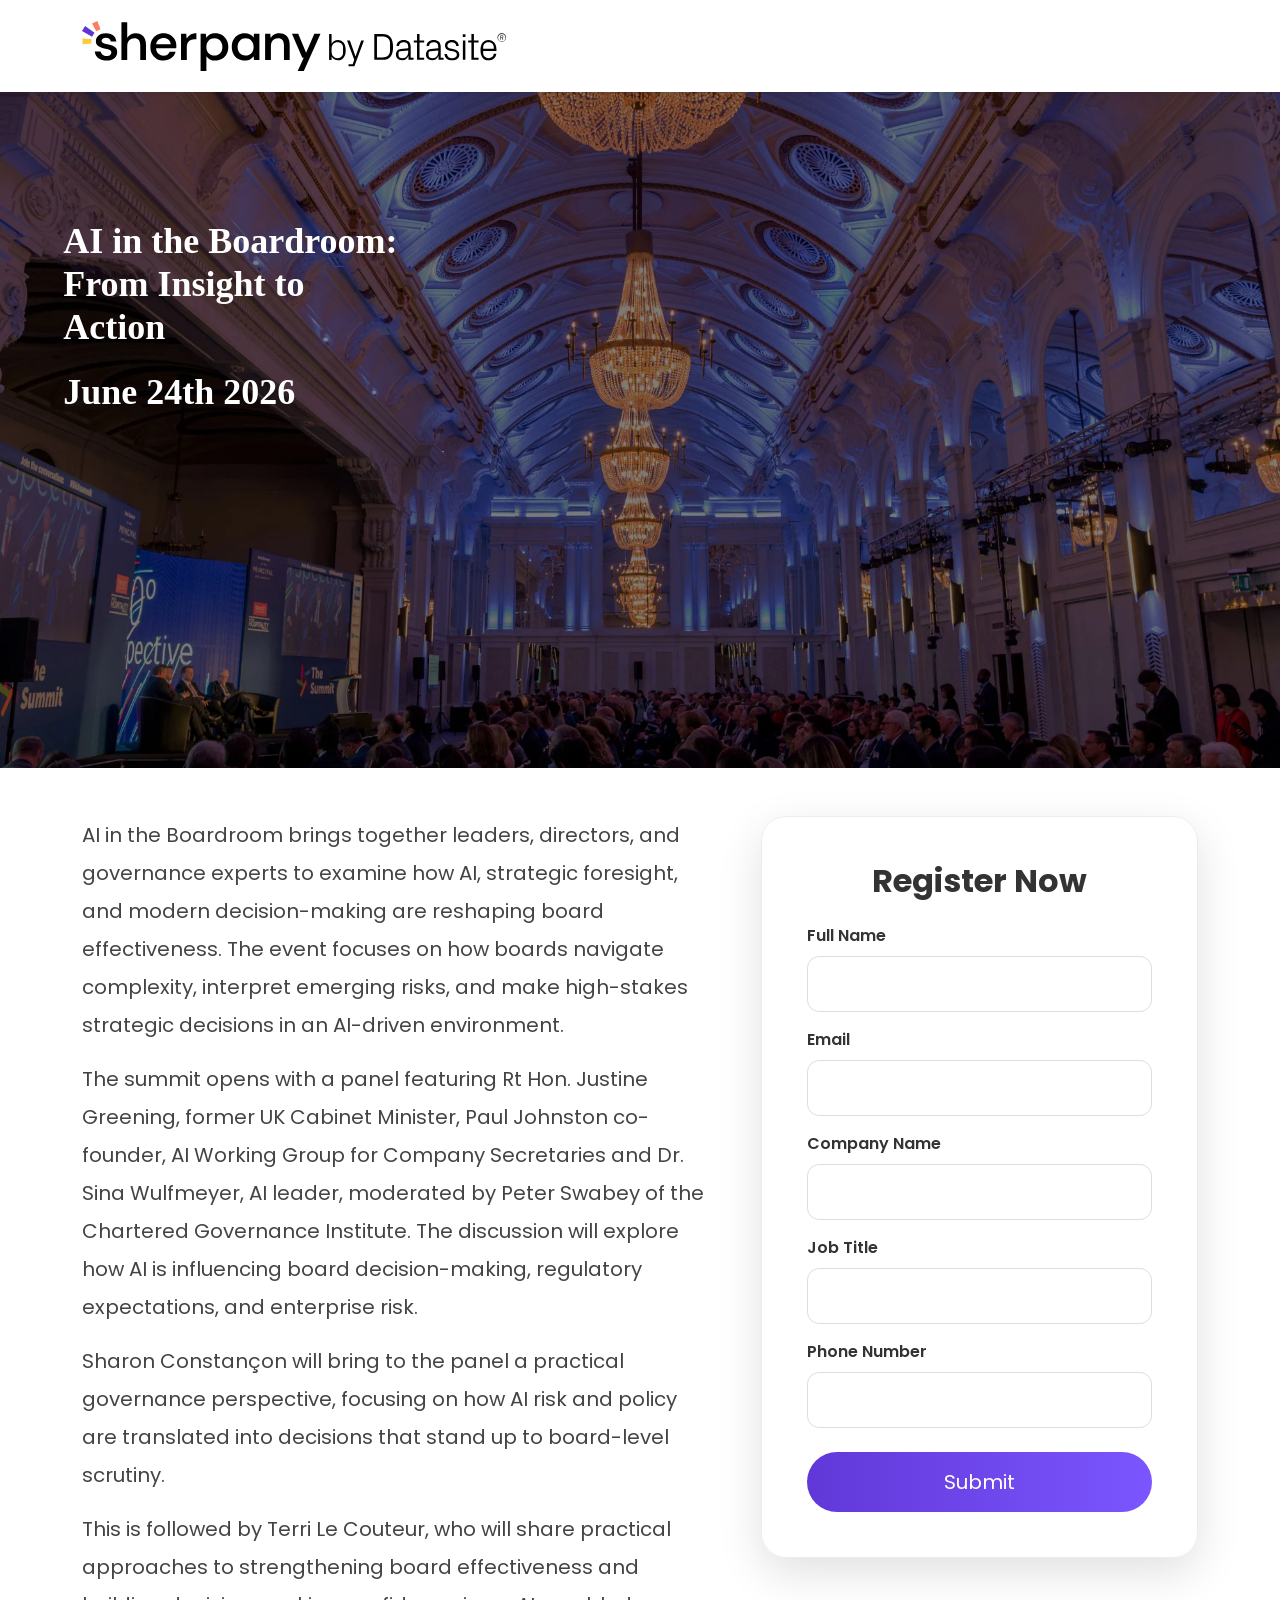
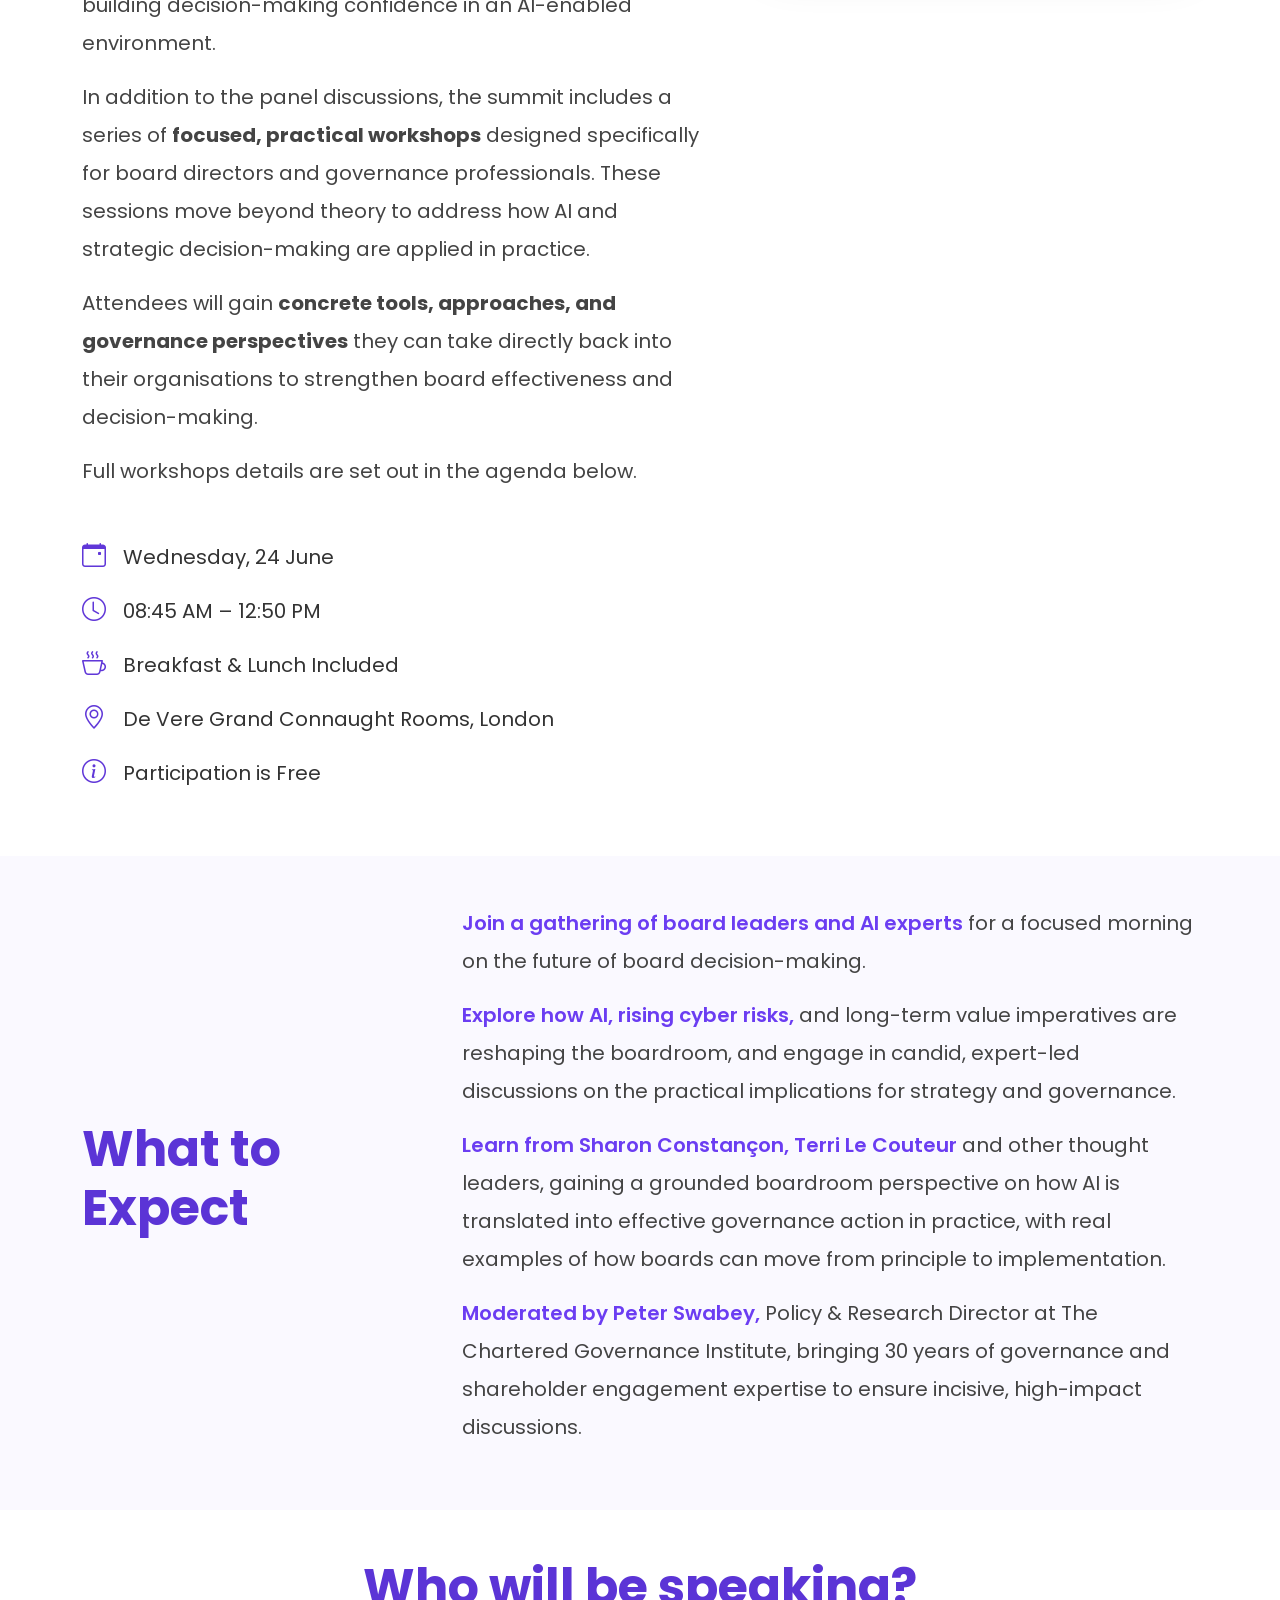
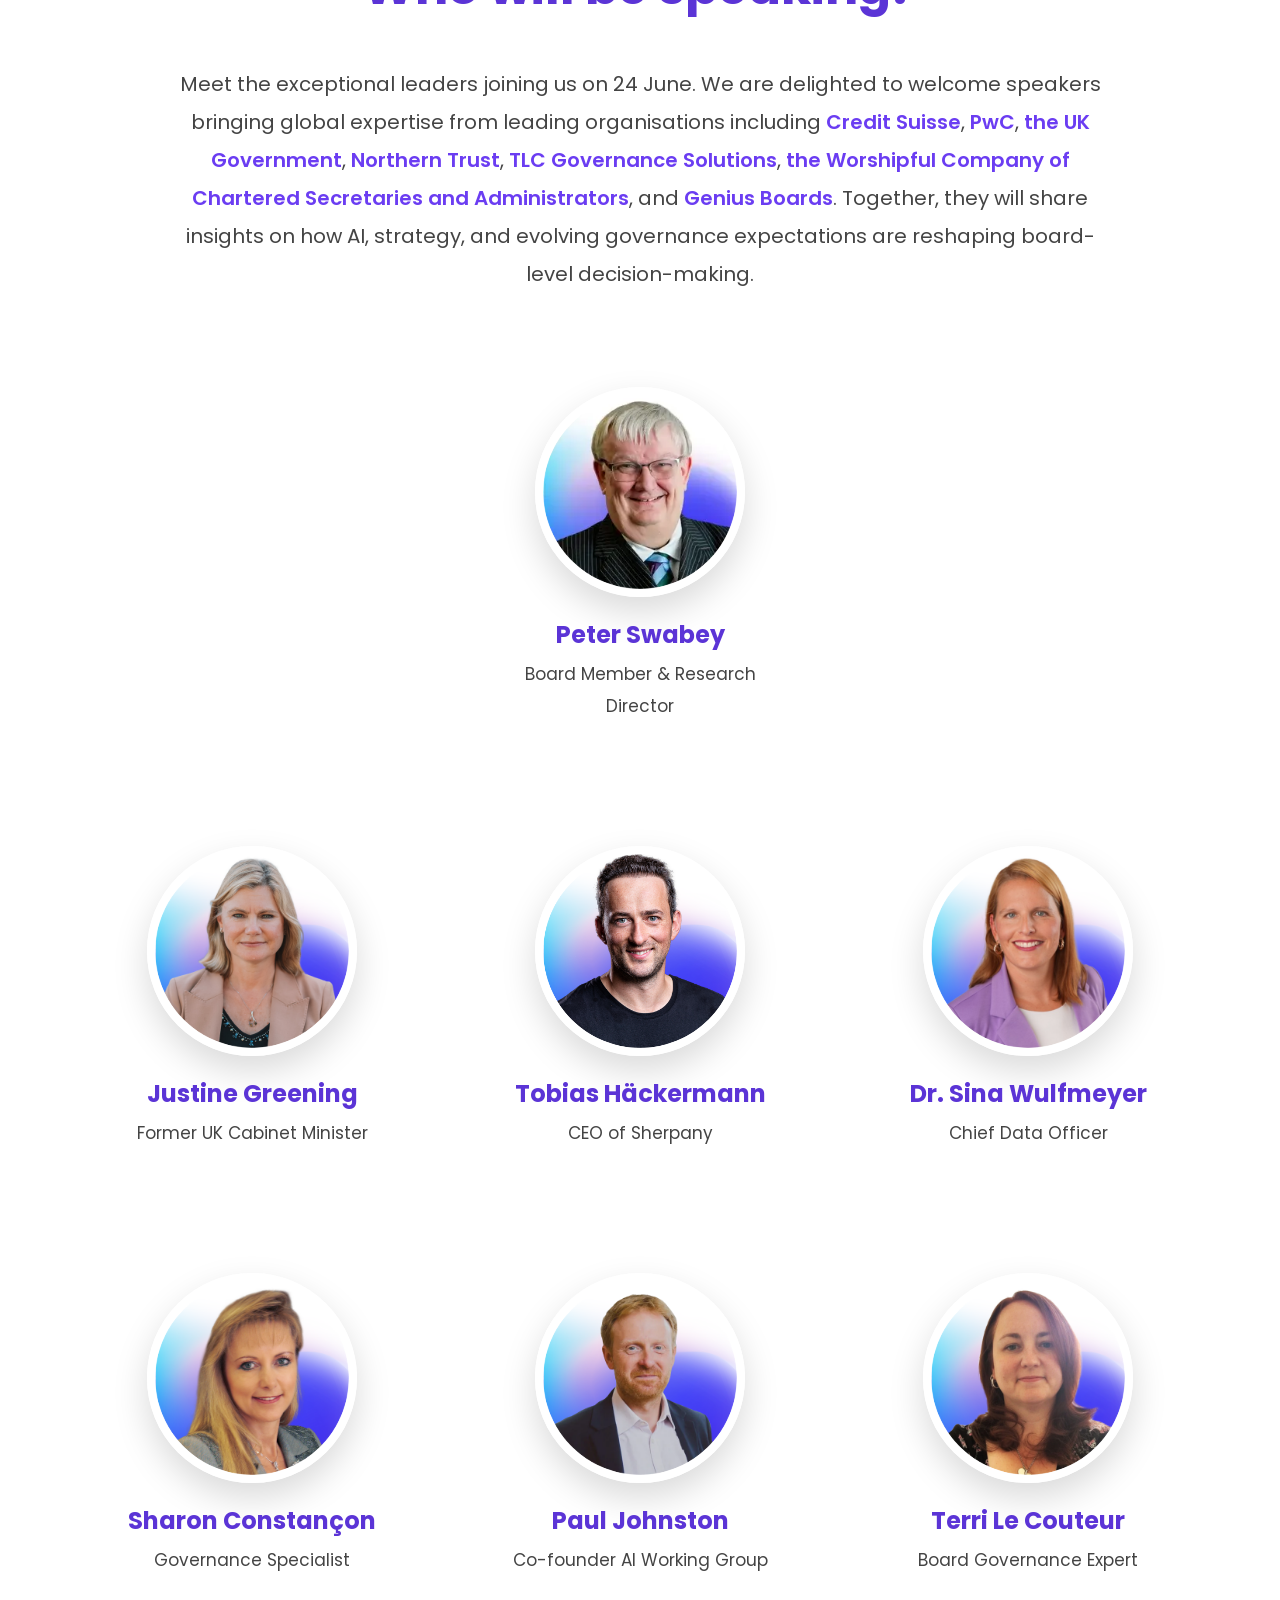
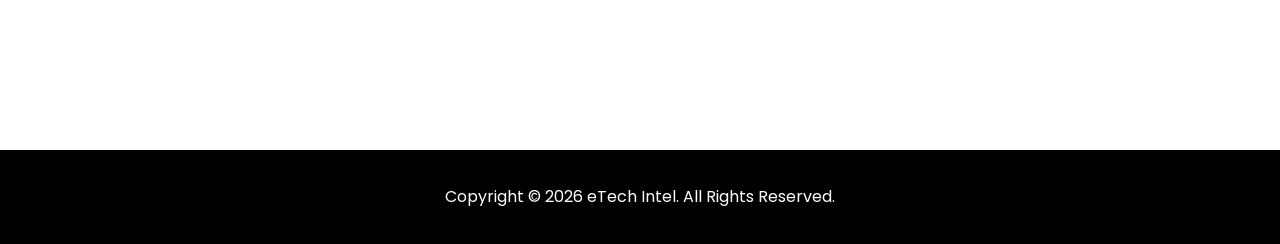
<file: index.html>
<!DOCTYPE html>
<html lang="en">

<head>
    <meta charset="UTF-8">
    <meta name="viewport" content="width=device-width, initial-scale=1.0">
    <title>AI in the Boardroom</title>

    
    <link href="https://cdn.jsdelivr.net/npm/bootstrap@5.3.3/dist/css/bootstrap.min.css" rel="stylesheet">

   
    <link rel="stylesheet"
        href="https://cdn.jsdelivr.net/npm/bootstrap-icons@1.11.3/font/bootstrap-icons.min.css">

    
    <link href="https://fonts.googleapis.com/css2?family=Poppins:wght@300;400;500;600;700&display=swap"
        rel="stylesheet">

    <link rel="stylesheet" href="style.css">
    <link href="https://unpkg.com/aos@2.3.4/dist/aos.css" rel="stylesheet">
</head>

<body>

    
<nav class="navbar navbar-light bg-white shadow-sm py-3">
    <div class="container">

        <a class="navbar-brand" href="#">
            <img src="images/logo.svg" alt="Sherpany Logo" class="logo">
        </a>

    </div>
</nav>

    
     <div class="hero-image">
<div class="hero-text">
<h1>
AI in the Boardroom:
<br>
From Insight to <br> Action
</h1><br>
<p style="line-height: 22px;"><span style="font-weight: 400; font-family: Montserrat; font-size: 36px; color: rgb(255, 255, 255);"><strong>June 24th 2026</strong></span></p>
</div>
</div>

    <section class="py-5">

        <div class="container">

            <div class="row g-5">

                

                <div class="col-lg-7" data-aos="fade-right">

                    <p>
                        AI in the Boardroom brings together leaders, directors, and governance experts to examine how AI, strategic foresight, and modern decision-making are reshaping board effectiveness. The event focuses on how boards navigate complexity, interpret emerging risks, and make high-stakes strategic decisions in an AI-driven environment.
                    </p>

                    <p>
                        The summit opens with a panel featuring Rt Hon. Justine Greening, former UK Cabinet Minister, Paul Johnston co-founder, AI Working Group for Company Secretaries and Dr. Sina Wulfmeyer, AI leader, moderated by Peter Swabey of the Chartered Governance Institute. The discussion will explore how AI is influencing board decision-making, 
                        regulatory expectations, and enterprise risk.
                    </p>

                    <p>
                        Sharon Constançon will bring to the panel a practical governance perspective, focusing on how AI risk and policy 
                        are translated into decisions that stand up to board-level scrutiny.
                    </p>

                    <p>
                        This is followed by Terri Le Couteur, who will share practical approaches to strengthening board effectiveness 
                        and building decision-making confidence in an AI-enabled environment.
                    </p>

                    <p>
                        In addition to the panel discussions, the summit includes a series of <b>focused, practical workshops</b> designed specifically for board directors and governance professionals. These sessions move 
                        beyond theory to address how AI and strategic decision-making are applied in practice.
                    </p>

                    <p>
                        Attendees will gain <b>concrete tools, approaches, and governance perspectives</b> they can take directly back into their organisations to strengthen board effectiveness and decision-making.
                    </p>

                    <p>
                        Full workshops details are set out in the agenda below.


                    </p>

                    <div class="event-info mt-5">

                        <div><i class="bi bi-calendar-event"></i> Wednesday, 24 June</div>

                        <div><i class="bi bi-clock"></i> 08:45 AM – 12:50 PM</div>

                        <div><i class="bi bi-cup-hot"></i> Breakfast & Lunch Included</div>

                        <div><i class="bi bi-geo-alt"></i> De Vere Grand Connaught Rooms, London</div>

                        <div><i class="bi bi-info-circle"></i> Participation is Free</div>

                    </div>

                </div>
                <div class="col-lg-5">

                    <div class="register-box" data-aos="fade-left">

                        <h2 class="text-center mb-4">
                            Register Now
                        </h2>

                        <form>

                            <div class="mb-3">
                                <label>Full Name</label>
                                <input type="text" class="form-control">
                            </div>

                            <div class="mb-3">
                                <label>Email</label>
                                <input type="email" class="form-control">
                            </div>

                            <div class="mb-3">
                                <label>Company Name</label>
                                <input type="text" class="form-control">
                            </div>

                            <div class="mb-3">
                                <label>Job Title</label>
                                <input type="text" class="form-control">
                            </div>

                            <div class="mb-4">
                                <label>Phone Number</label>
                                <input type="text" class="form-control">
                            </div>

                            <button class="btn submit-btn w-100">
                                Submit
                            </button>

                        </form>

                    </div>

                </div>

            </div>

        </div>

    </section>

    <section class="expect py-5">

        <div class="container">

            <div class="row align-items-center">

                <div class="col-lg-4">

                    <h2 class="section-title">
                        What to <br>Expect
                    </h2>

                </div>

                <div class="col-lg-8">
                    <p>
                    <span class="highlight">
        Join a gathering of board leaders and AI experts
    </span> for a focused morning on the future of board decision-making.</p>  

                    <p><span class="highlight">Explore how AI, rising cyber risks,</span> and long-term value imperatives are reshaping the boardroom, and engage in candid, expert-led discussions on the practical implications for strategy and governance.</p>

                    <p><span class="highlight">Learn from Sharon Constançon, Terri Le Couteur</span> and other thought leaders, gaining a grounded boardroom perspective on how AI is translated into effective governance action in practice, with real examples of how boards can move from principle to implementation.</p>

                    <p><span class="highlight">Moderated by Peter Swabey, </span>Policy & Research Director at The Chartered Governance Institute, bringing 30 years of governance and shareholder engagement expertise to ensure incisive, high-impact discussions.</p>


                </div>

            </div>

        </div>

    </section>

    <section class="py-5">

    <div class="container">

        <h2 class="text-center section-title mb-5">
            Who will be speaking?
        </h2>
        
        <div class="row justify-content-center mb-5">
            <div class="col-lg-10">

                <p class="speaker-intro text-center">

                    Meet the exceptional leaders joining us on 24 June. We are delighted to welcome speakers bringing global expertise from leading organisations including
                    <span class="highlight">Credit Suisse</span>,
                    <span class="highlight">PwC</span>,
                    <span class="highlight">the UK Government</span>,
                    <span class="highlight">Northern Trust</span>,
                    <span class="highlight">TLC Governance Solutions</span>,
                    <span class="highlight">the Worshipful Company of Chartered Secretaries and Administrators</span>,
                    and
                    <span class="highlight">Genius Boards</span>.

                    Together, they will share insights on how AI, strategy, and evolving governance expectations are reshaping board-level decision-making.

                </p>

            </div>
        </div>

        <div class="row justify-content-center mb-5">

            <div class="col-lg-4 col-md-6 text-center">

                <div class="speaker-card">

                    <img src="images/785788ad-mkt-2088-purple-pic-1.webp"
                        class="img-fluid rounded-circle speaker-img">

                    <h4 class="mt-4">Peter Swabey</h4>

                    <p>Board Member & Research Director</p>

                </div>

            </div>

        </div>

        <div class="row justify-content-center text-center g-5 mb-5">

            <div class="col-lg-4 col-md-6">

                <div class="speaker-card">

                    <img src="images/020f9132-justine-purple-pic.webp"
                        class="img-fluid rounded-circle speaker-img">

                    <h4 class="mt-4">Justine Greening</h4>

                    <p>Former UK Cabinet Minister</p>

                </div>

            </div>
  <div class="col-lg-4 col-md-6">

                <div class="speaker-card">

                    <img src="images/cf58ed64-tobias-event-speaker-.webp"
                        class="img-fluid rounded-circle speaker-img">
                    <h4 class="mt-4">Tobias Häckermann</h4>

                    <p>CEO of Sherpany</p>

                </div>

            </div>
            <div class="col-lg-4 col-md-6">

                <div class="speaker-card">

                    <img src="images/bcfe871f-both-in-circles-klein.webp"
                        class="img-fluid rounded-circle speaker-img">

                    <h4 class="mt-4">Dr. Sina Wulfmeyer</h4>

                    <p>Chief Data Officer</p>

                </div>

            </div>
           

            
        </div>

        <div class="row justify-content-center text-center g-5">
            

            <div class="col-lg-4 col-md-6">

                <div class="speaker-card">

                    <img src="images/6bc25d37-sharon-purple-pic2.webp"
                        class="img-fluid rounded-circle speaker-img">

                    <h4 class="mt-4">Sharon Constançon</h4>

                    <p>Governance Specialist</p>

                </div>

            </div>
            <div class="col-lg-4 col-md-6">

                <div class="speaker-card">

                    <img src="images/c32f348c-paul-johnston-purpple-pic.webp"
                        class="img-fluid rounded-circle speaker-img">

                    <h4 class="mt-4">Paul Johnston</h4>

                    <p>Co-founder AI Working Group</p>

                </div>

            </div>


            <div class="col-lg-4 col-md-6">

                <div class="speaker-card">

                    <img src="images/439bc0ca-terri-purple-pic.webp"
                        class="img-fluid rounded-circle speaker-img">

                    <h4 class="mt-4">Terri Le Couteur</h4>

                    <p>Board Governance Expert</p>

                </div>

            </div>

        </div>

    </div>

</section>

    <footer>

        <div class="container text-center">

            Copyright © 2026 eTech Intel. All Rights Reserved.

        </div>

    </footer>


    <script src="https://cdn.jsdelivr.net/npm/bootstrap@5.3.3/dist/js/bootstrap.bundle.min.js"></script>
    <script src="https://unpkg.com/aos@2.3.4/dist/aos.js"></script>

<script>
AOS.init({
    duration:1000,
    once:true,
    offset:120
});
</script>

</body>

</html>
</file>
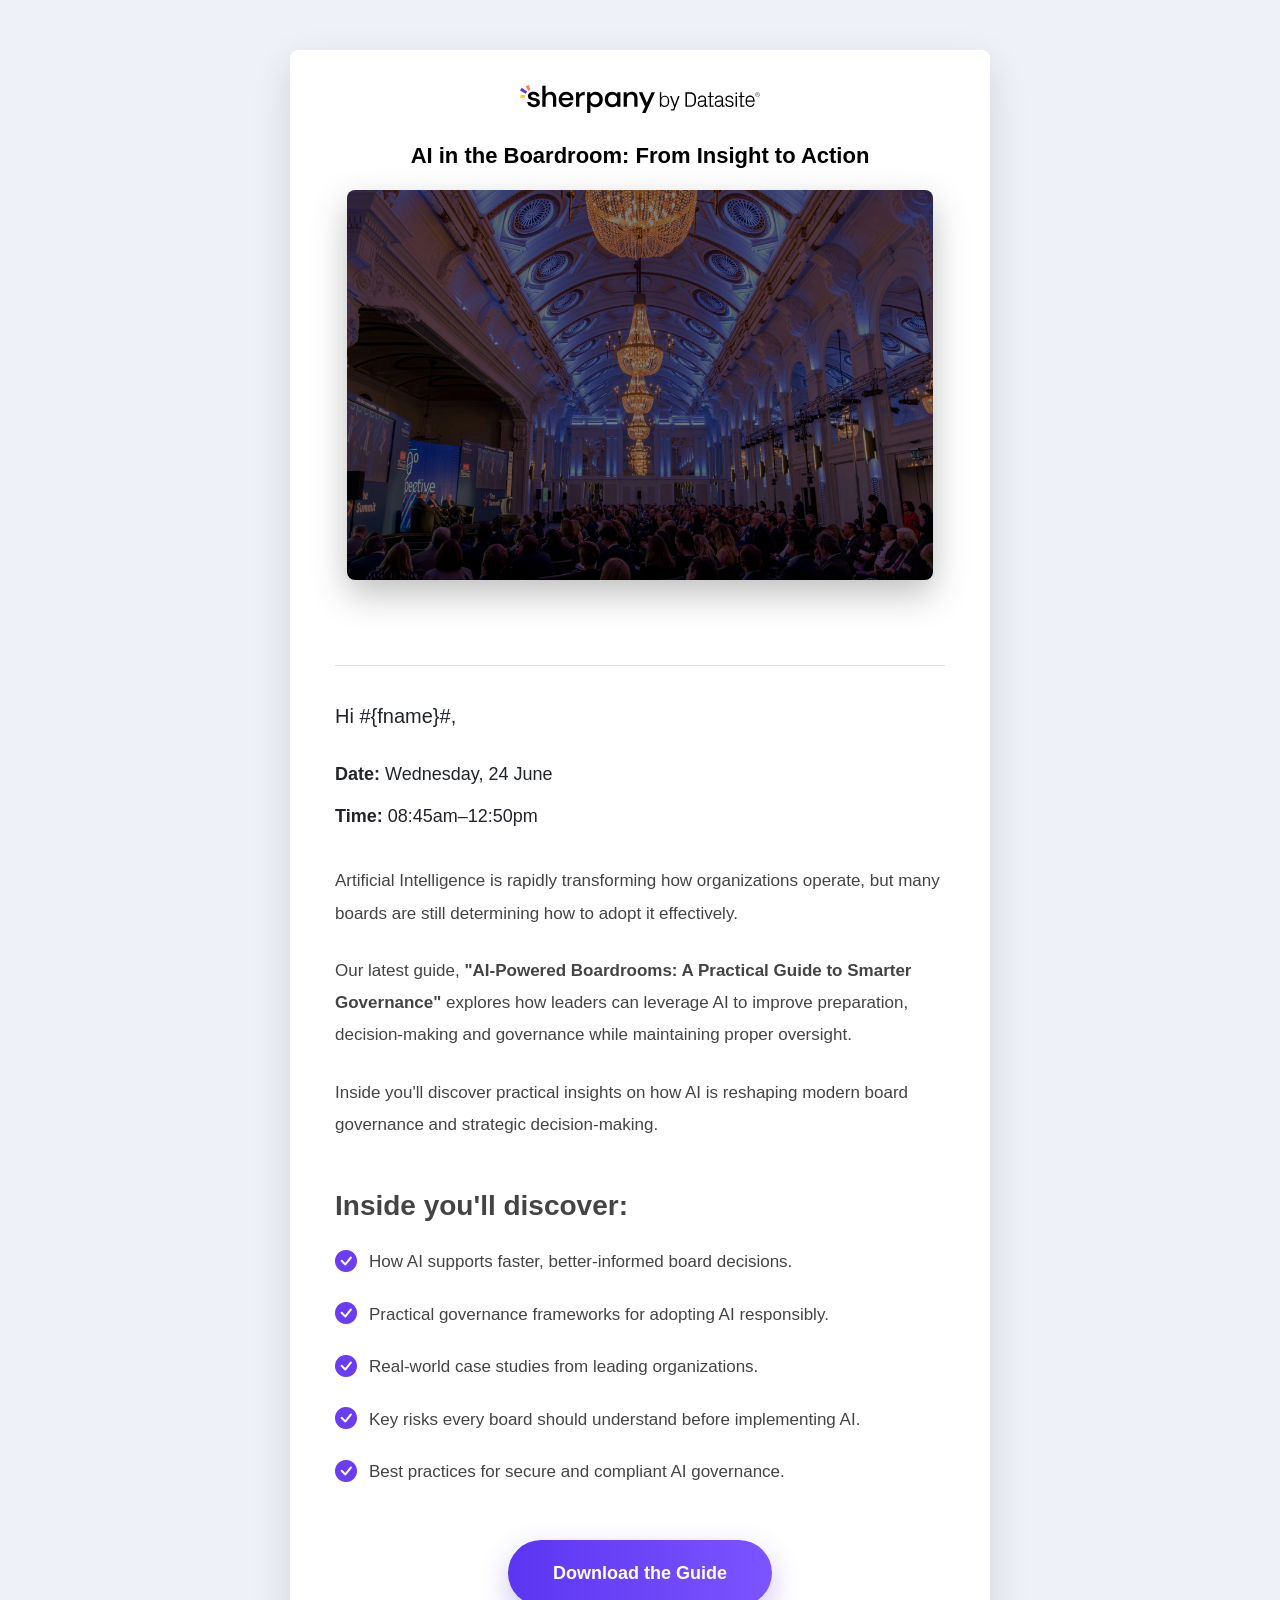
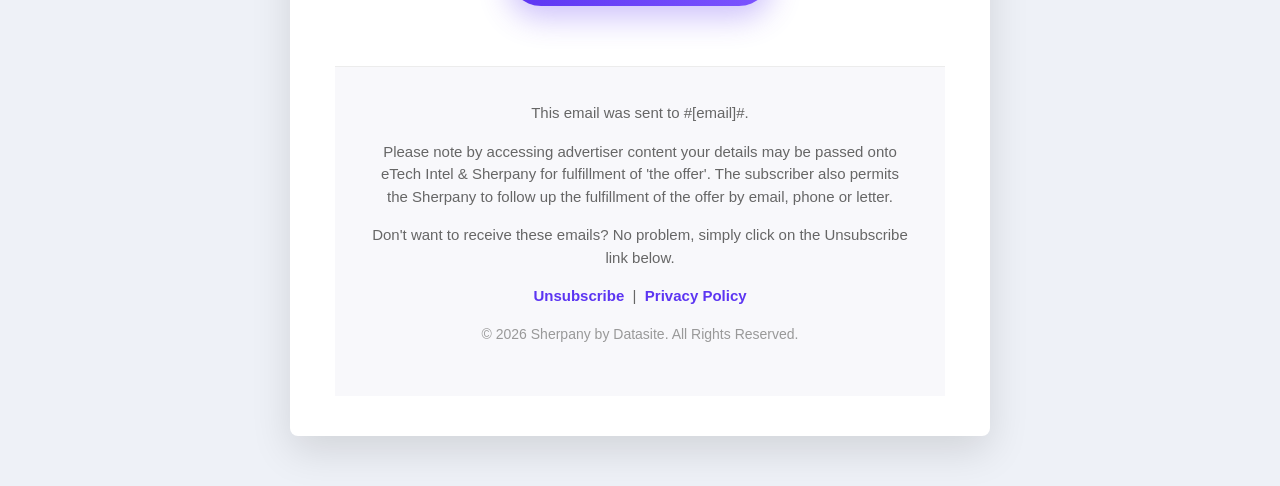
<file: home.html>
<!DOCTYPE html>
<html lang="en">
<head>

<meta charset="UTF-8">
<meta name="viewport" content="width=device-width, initial-scale=1">

<title>AI in the Boardroom</title>

<link href="https://cdn.jsdelivr.net/npm/bootstrap@5.3.3/dist/css/bootstrap.min.css" rel="stylesheet">

<link href="https://fonts.googleapis.com/css2?family=Poppins:wght@300;400;500;600;700;800&display=swap" rel="stylesheet">

<link rel="stylesheet" href="style/home.css">

</head>

<body>

<div class="email-card">

<div class="logo">

<img src="images/logo.svg" alt="Sherpany">

</div>

<div class="content">

<h1>
AI in the Boardroom:

From Insight to Action
</h1>

<div class="hero-image container">

<img src="bg.webp" alt="AI Event" style="width:100%;">
<div class="content">

</div>
</div>

<hr>

<div class="greeting">

<p>Hi #{fname}#,</p>

</div>

<div class="info">

<strong>Date:</strong> Wednesday, 24 June

</div>

<div class="info">

<strong>Time:</strong> 08:45am–12:50pm

</div>

<div class="description">
    <p>

Artificial Intelligence is rapidly transforming how organizations operate, but many boards are still determining how to adopt it effectively.

</p>
<p>

Our latest guide,
<strong>
"AI-Powered Boardrooms: A Practical Guide to Smarter Governance"
</strong>

explores how leaders can leverage AI to improve preparation, decision-making and governance while maintaining proper oversight.

</p>
<p>

Inside you'll discover practical insights on how AI is reshaping modern board governance and strategic decision-making.

</p>

<h3 class="mt-5 mb-4 fw-bold">
    Inside you'll discover:
</h3>

<ul class="feature-list">

    <li>
        <i class="bi bi-check-circle-fill"></i>
        How AI supports faster, better-informed board decisions.
    </li>

    <li>
        <i class="bi bi-check-circle-fill"></i>
        Practical governance frameworks for adopting AI responsibly.
    </li>

    <li>
        <i class="bi bi-check-circle-fill"></i>
        Real-world case studies from leading organizations.
    </li>

    <li>
        <i class="bi bi-check-circle-fill"></i>
        Key risks every board should understand before implementing AI.
    </li>

    <li>
        <i class="bi bi-check-circle-fill"></i>
        Best practices for secure and compliant AI governance.
    </li>

</ul>

<div class="text-center mt-5">

    <a href="index.html" class="download-btn">

        Download the Guide

    </a>

</div>

</div>

<footer class="footer">

    <p>

        This email was sent to #[email]#.</p>
        <p>

Please note by accessing advertiser content your details may be passed onto eTech Intel & Sherpany for fulfillment of 'the offer'. The subscriber also permits the Sherpany to follow up the fulfillment of the offer by email, phone or letter.
</p>

    <p>
Don't want to receive these emails? No problem, simply click on the Unsubscribe link below.
    </p>

    <p>

        <a href="#">Unsubscribe</a>

        &nbsp;|&nbsp;

        <a href="#">Privacy Policy</a>

    </p>

    <p class="copyright">

        © 2026 Sherpany by Datasite. All Rights Reserved.

    </p>

</footer>

</div>

<!-- Bootstrap Icons -->
<link rel="stylesheet"
href="https://cdn.jsdelivr.net/npm/bootstrap-icons@1.11.3/font/bootstrap-icons.min.css">

<!-- Bootstrap JS -->
<script src="https://cdn.jsdelivr.net/npm/bootstrap@5.3.3/dist/js/bootstrap.bundle.min.js"></script>

</body>
</html>
</file>
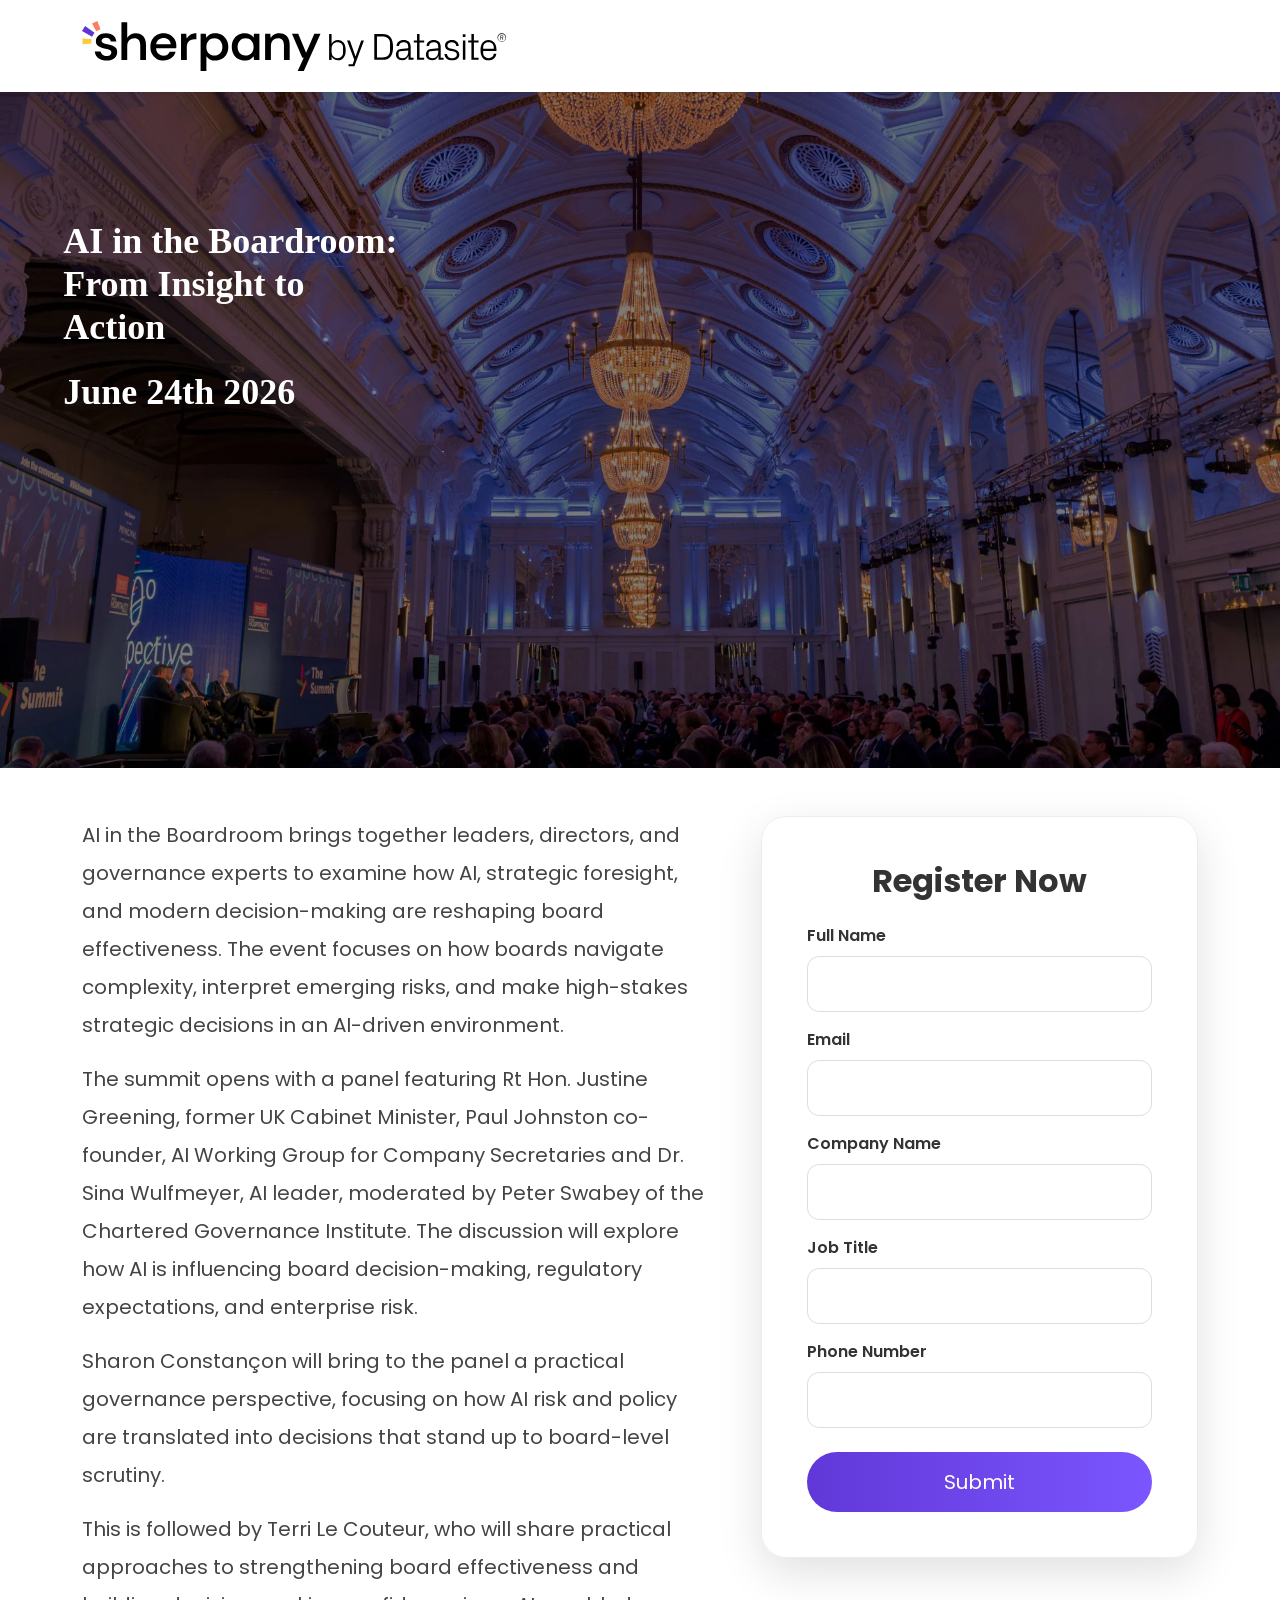
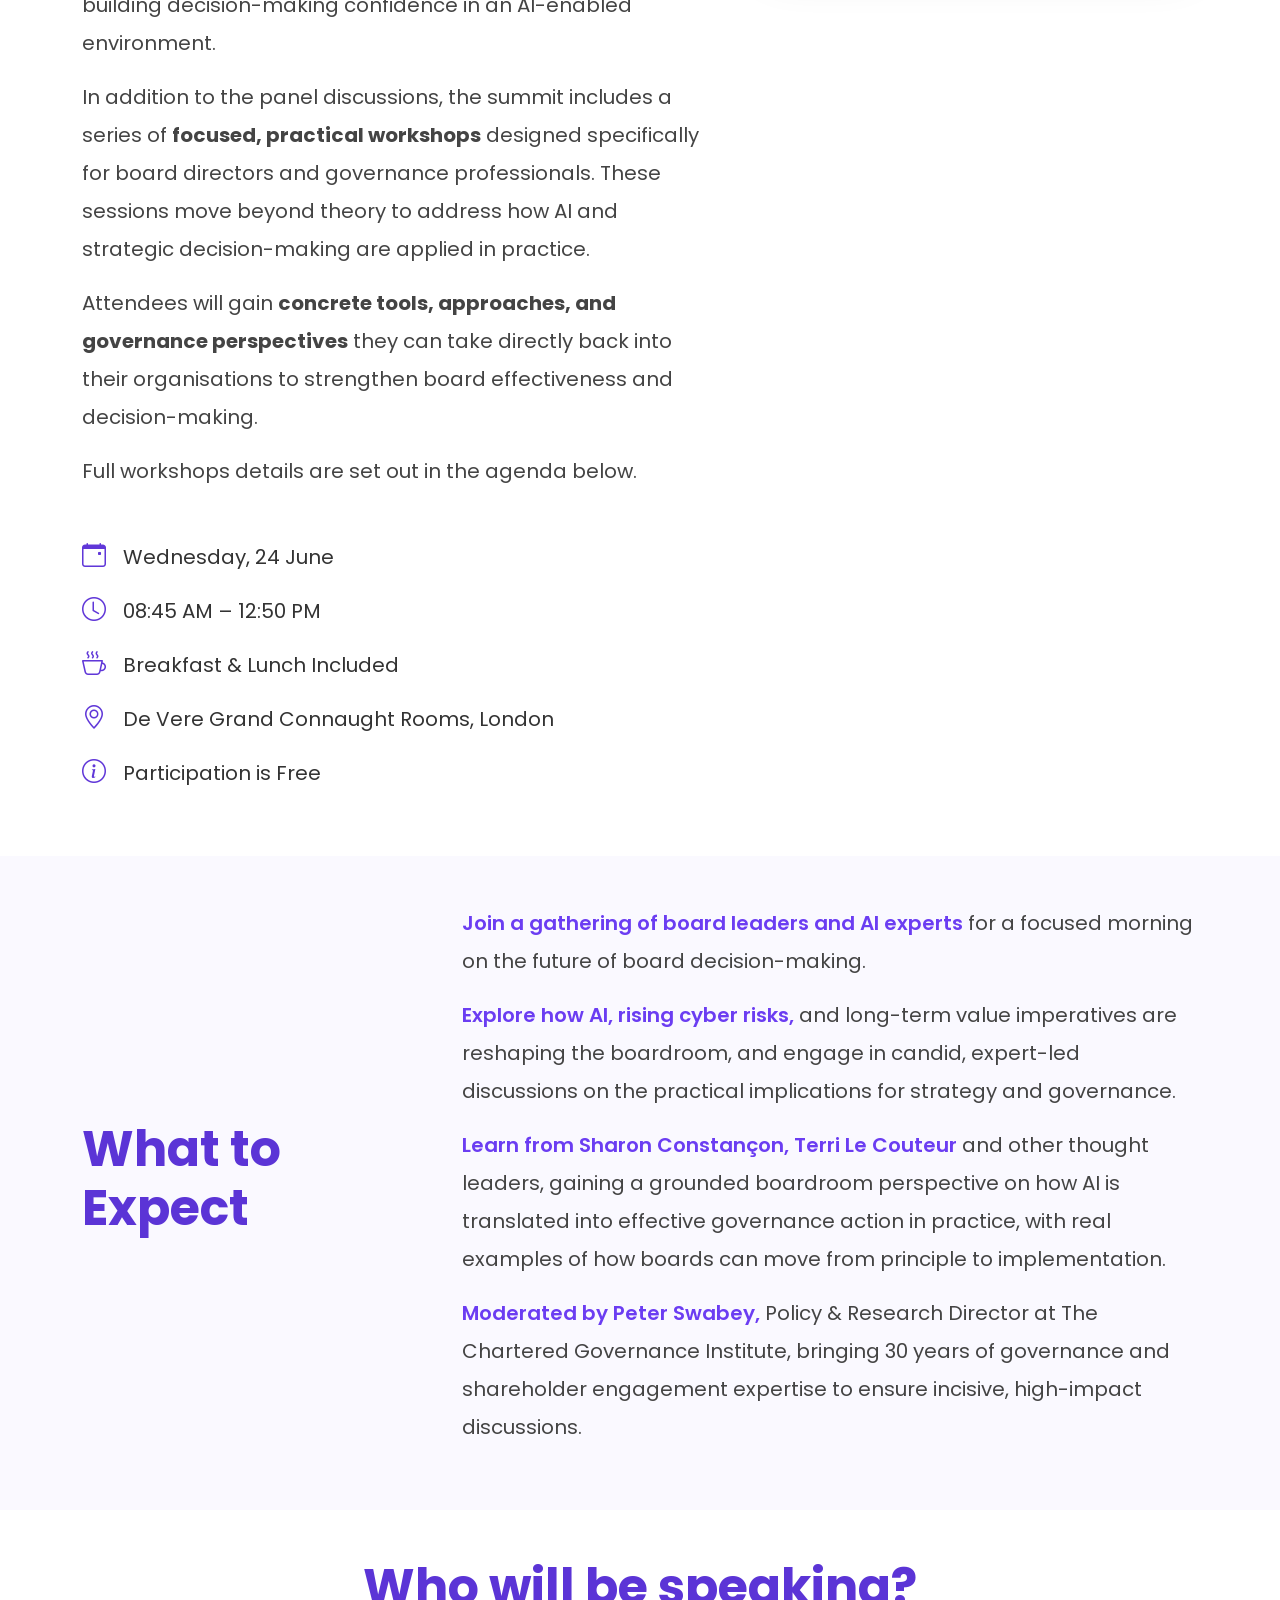
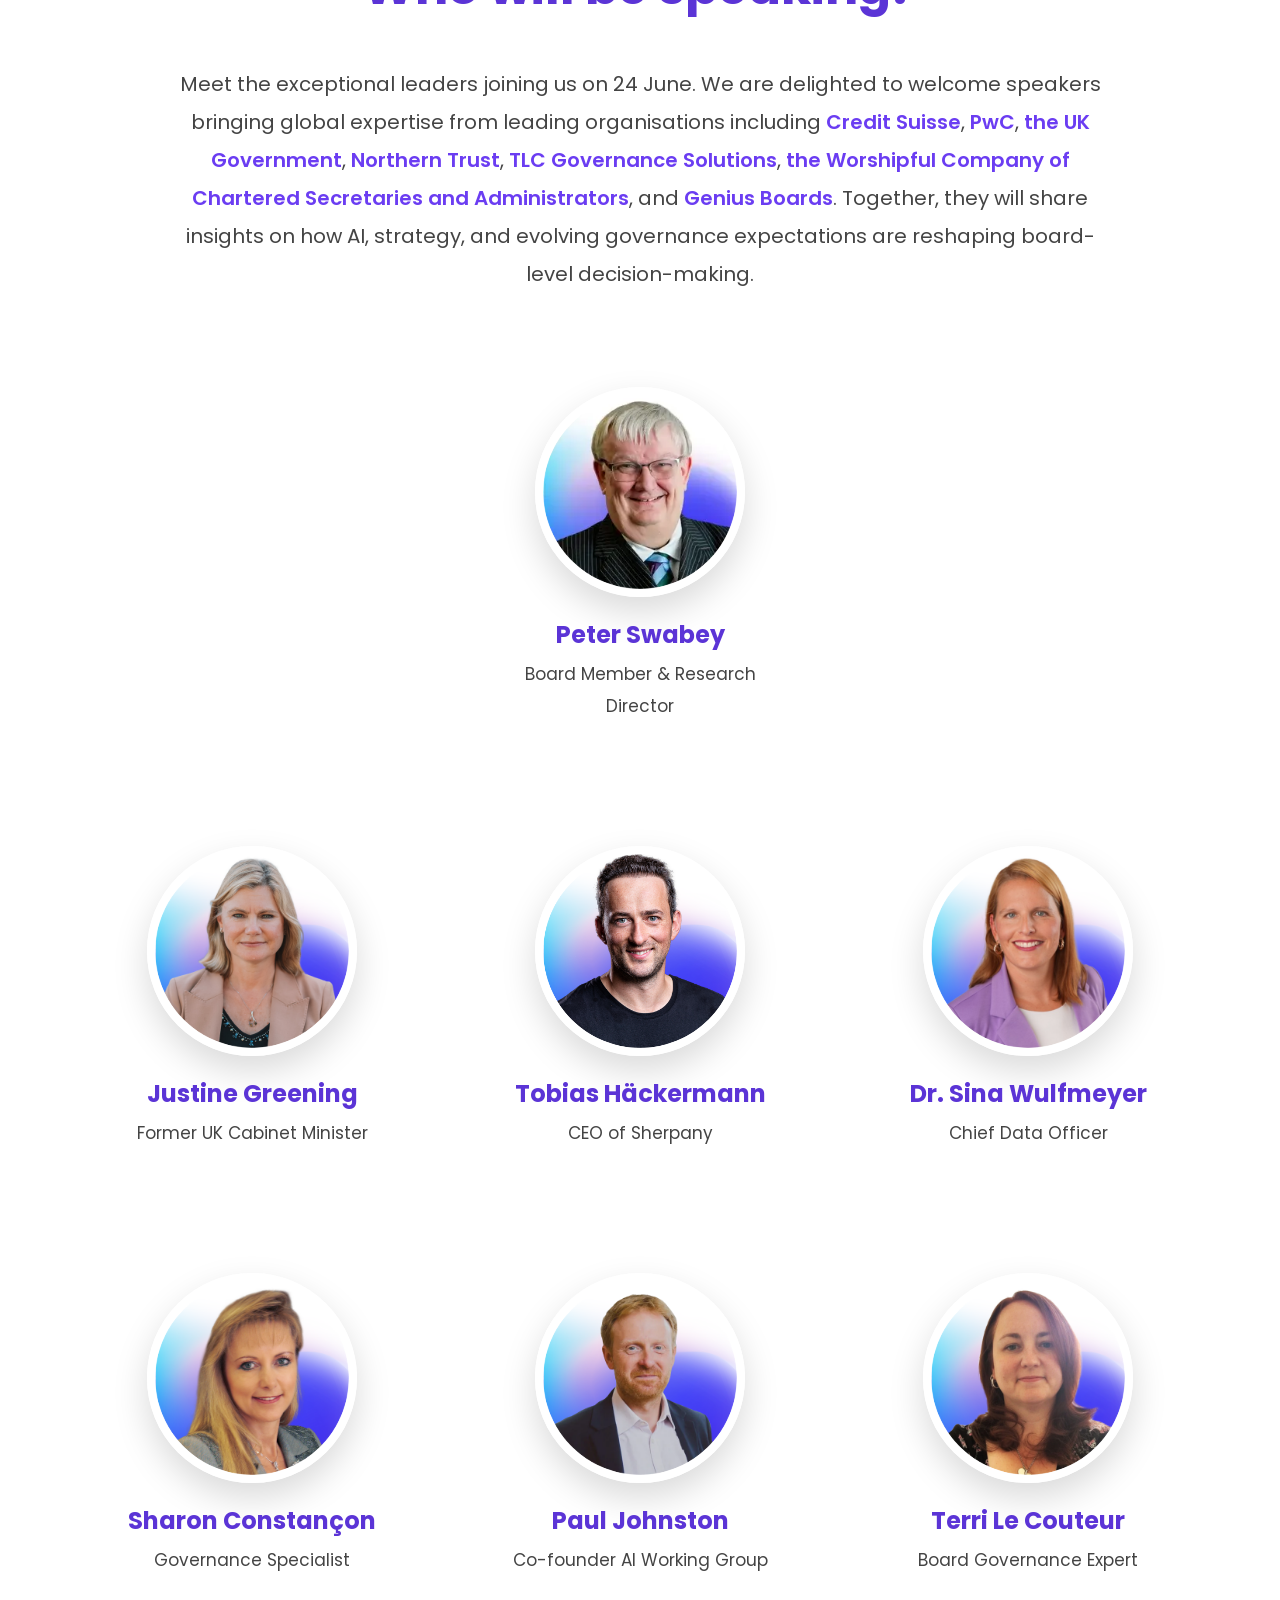
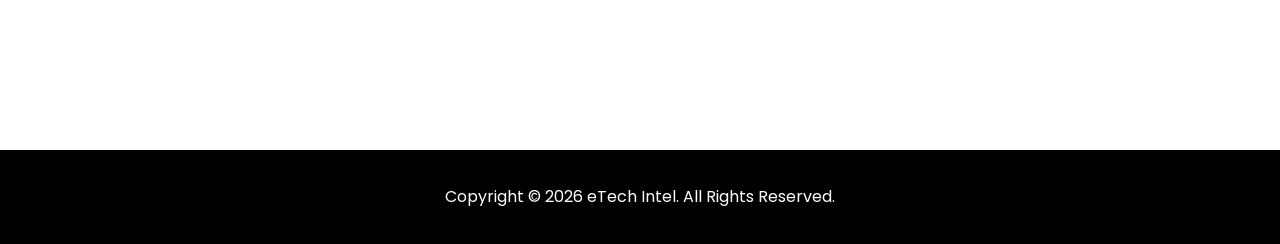
<file: landing.html>
<!DOCTYPE html>
<html lang="en">

<head>
    <meta charset="UTF-8">
    <meta name="viewport" content="width=device-width, initial-scale=1.0">
    <title>AI in the Boardroom</title>

    <!-- Bootstrap -->
    <link href="https://cdn.jsdelivr.net/npm/bootstrap@5.3.3/dist/css/bootstrap.min.css" rel="stylesheet">

    <!-- Bootstrap Icons -->
    <link rel="stylesheet"
        href="https://cdn.jsdelivr.net/npm/bootstrap-icons@1.11.3/font/bootstrap-icons.min.css">

    <!-- Google Font -->
    <link href="https://fonts.googleapis.com/css2?family=Poppins:wght@300;400;500;600;700&display=swap"
        rel="stylesheet">

    <link rel="stylesheet" href="style.css">
    <link href="https://unpkg.com/aos@2.3.4/dist/aos.css" rel="stylesheet">
</head>

<body>

    
<nav class="navbar navbar-light bg-white shadow-sm py-3">
    <div class="container">

        <a class="navbar-brand" href="#">
            <img src="logo.svg" alt="Sherpany Logo" class="logo">
        </a>

    </div>
</nav>

    
     <div class="hero-image">
<div class="hero-text">
<h1>
AI in the Boardroom:
<br>
From Insight to <br> Action
</h1><br>
<p style="line-height: 22px;"><span style="font-weight: 400; font-family: Montserrat; font-size: 36px; color: rgb(255, 255, 255);"><strong>June 24th 2026</strong></span></p>
</div>
</div>

    <section class="py-5">

        <div class="container">

            <div class="row g-5">

                <!-- LEFT -->

                <div class="col-lg-7" data-aos="fade-right">

                    <p>
                        AI in the Boardroom brings together leaders, directors, and governance experts to examine how AI, strategic foresight, and modern decision-making are reshaping board effectiveness. The event focuses on how boards navigate complexity, interpret emerging risks, and make high-stakes strategic decisions in an AI-driven environment.
                    </p>

                    <p>
                        The summit opens with a panel featuring Rt Hon. Justine Greening, former UK Cabinet Minister, Paul Johnston co-founder, AI Working Group for Company Secretaries and Dr. Sina Wulfmeyer, AI leader, moderated by Peter Swabey of the Chartered Governance Institute. The discussion will explore how AI is influencing board decision-making, 
                        regulatory expectations, and enterprise risk.
                    </p>

                    <p>
                        Sharon Constançon will bring to the panel a practical governance perspective, focusing on how AI risk and policy 
                        are translated into decisions that stand up to board-level scrutiny.
                    </p>

                    <p>
                        This is followed by Terri Le Couteur, who will share practical approaches to strengthening board effectiveness 
                        and building decision-making confidence in an AI-enabled environment.
                    </p>

                    <p>
                        In addition to the panel discussions, the summit includes a series of <b>focused, practical workshops</b> designed specifically for board directors and governance professionals. These sessions move 
                        beyond theory to address how AI and strategic decision-making are applied in practice.
                    </p>

                    <p>
                        Attendees will gain <b>concrete tools, approaches, and governance perspectives</b> they can take directly back into their organisations to strengthen board effectiveness and decision-making.
                    </p>

                    <p>
                        Full workshops details are set out in the agenda below.


                    </p>

                    <div class="event-info mt-5">

                        <div><i class="bi bi-calendar-event"></i> Wednesday, 24 June</div>

                        <div><i class="bi bi-clock"></i> 08:45 AM – 12:50 PM</div>

                        <div><i class="bi bi-cup-hot"></i> Breakfast & Lunch Included</div>

                        <div><i class="bi bi-geo-alt"></i> De Vere Grand Connaught Rooms, London</div>

                        <div><i class="bi bi-info-circle"></i> Participation is Free</div>

                    </div>

                </div>
                <div class="col-lg-5">

                    <div class="register-box" data-aos="fade-left">

                        <h2 class="text-center mb-4">
                            Register Now
                        </h2>

                        <form>

                            <div class="mb-3">
                                <label>Full Name</label>
                                <input type="text" class="form-control">
                            </div>

                            <div class="mb-3">
                                <label>Email</label>
                                <input type="email" class="form-control">
                            </div>

                            <div class="mb-3">
                                <label>Company Name</label>
                                <input type="text" class="form-control">
                            </div>

                            <div class="mb-3">
                                <label>Job Title</label>
                                <input type="text" class="form-control">
                            </div>

                            <div class="mb-4">
                                <label>Phone Number</label>
                                <input type="text" class="form-control">
                            </div>

                            <button class="btn submit-btn w-100">
                                Submit
                            </button>

                        </form>

                    </div>

                </div>

            </div>

        </div>

    </section>

    <section class="expect py-5">

        <div class="container">

            <div class="row align-items-center">

                <div class="col-lg-4">

                    <h2 class="section-title">
                        What to <br>Expect
                    </h2>

                </div>

                <div class="col-lg-8">
                    <p>
                    <span class="highlight">
        Join a gathering of board leaders and AI experts
    </span> for a focused morning on the future of board decision-making.</p>  

                    <p><span class="highlight">Explore how AI, rising cyber risks,</span> and long-term value imperatives are reshaping the boardroom, and engage in candid, expert-led discussions on the practical implications for strategy and governance.</p>

                    <p><span class="highlight">Learn from Sharon Constançon, Terri Le Couteur</span> and other thought leaders, gaining a grounded boardroom perspective on how AI is translated into effective governance action in practice, with real examples of how boards can move from principle to implementation.</p>

                    <p><span class="highlight">Moderated by Peter Swabey, </span>Policy & Research Director at The Chartered Governance Institute, bringing 30 years of governance and shareholder engagement expertise to ensure incisive, high-impact discussions.</p>


                </div>

            </div>

        </div>

    </section>

    <section class="py-5">

    <div class="container">

        <h2 class="text-center section-title mb-5">
            Who will be speaking?
        </h2>
        
        <div class="row justify-content-center mb-5">
            <div class="col-lg-10">

                <p class="speaker-intro text-center">

                    Meet the exceptional leaders joining us on 24 June. We are delighted to welcome speakers bringing global expertise from leading organisations including
                    <span class="highlight">Credit Suisse</span>,
                    <span class="highlight">PwC</span>,
                    <span class="highlight">the UK Government</span>,
                    <span class="highlight">Northern Trust</span>,
                    <span class="highlight">TLC Governance Solutions</span>,
                    <span class="highlight">the Worshipful Company of Chartered Secretaries and Administrators</span>,
                    and
                    <span class="highlight">Genius Boards</span>.

                    Together, they will share insights on how AI, strategy, and evolving governance expectations are reshaping board-level decision-making.

                </p>

            </div>
        </div>

        <div class="row justify-content-center mb-5">

            <div class="col-lg-4 col-md-6 text-center">

                <div class="speaker-card">

                    <img src="785788ad-mkt-2088-purple-pic-1.webp"
                        class="img-fluid rounded-circle speaker-img">

                    <h4 class="mt-4">Peter Swabey</h4>

                    <p>Board Member & Research Director</p>

                </div>

            </div>

        </div>

        <div class="row justify-content-center text-center g-5 mb-5">

            <div class="col-lg-4 col-md-6">

                <div class="speaker-card">

                    <img src="020f9132-justine-purple-pic.webp"
                        class="img-fluid rounded-circle speaker-img">

                    <h4 class="mt-4">Justine Greening</h4>

                    <p>Former UK Cabinet Minister</p>

                </div>

            </div>
  <div class="col-lg-4 col-md-6">

                <div class="speaker-card">

                    <img src="cf58ed64-tobias-event-speaker-.webp"
                        class="img-fluid rounded-circle speaker-img">
                    <h4 class="mt-4">Tobias Häckermann</h4>

                    <p>CEO of Sherpany</p>

                </div>

            </div>
            <div class="col-lg-4 col-md-6">

                <div class="speaker-card">

                    <img src="bcfe871f-both-in-circles-klein.webp"
                        class="img-fluid rounded-circle speaker-img">

                    <h4 class="mt-4">Dr. Sina Wulfmeyer</h4>

                    <p>Chief Data Officer</p>

                </div>

            </div>
           

            
        </div>

        <div class="row justify-content-center text-center g-5">
            

            <div class="col-lg-4 col-md-6">

                <div class="speaker-card">

                    <img src="6bc25d37-sharon-purple-pic2.webp"
                        class="img-fluid rounded-circle speaker-img">

                    <h4 class="mt-4">Sharon Constançon</h4>

                    <p>Governance Specialist</p>

                </div>

            </div>
            <div class="col-lg-4 col-md-6">

                <div class="speaker-card">

                    <img src="c32f348c-paul-johnston-purpple-pic.webp"
                        class="img-fluid rounded-circle speaker-img">

                    <h4 class="mt-4">Paul Johnston</h4>

                    <p>Co-founder AI Working Group</p>

                </div>

            </div>


            <div class="col-lg-4 col-md-6">

                <div class="speaker-card">

                    <img src="439bc0ca-terri-purple-pic.webp"
                        class="img-fluid rounded-circle speaker-img">

                    <h4 class="mt-4">Terri Le Couteur</h4>

                    <p>Board Governance Expert</p>

                </div>

            </div>

        </div>

    </div>

</section>

    <footer>

        <div class="container text-center">

            Copyright © 2026 eTech Intel. All Rights Reserved.

        </div>

    </footer>


    <script src="https://cdn.jsdelivr.net/npm/bootstrap@5.3.3/dist/js/bootstrap.bundle.min.js"></script>
    <script src="https://unpkg.com/aos@2.3.4/dist/aos.js"></script>

<script>
AOS.init({
    duration:1000,
    once:true,
    offset:120
});
</script>

</body>

</html>
</file>
<file: style.css>
body{
    font-family:'Poppins',sans-serif;
    color:#333;
    background:#fff;
    overflow-x:hidden;
}

html{
    scroll-behavior:smooth;
}

section{
    padding:80px 0;
}



.navbar{
    background:#fff;
    transition:.4s;
    z-index:999;
}

.navbar-brand{
    font-size:42px;
    font-weight:700;
    letter-spacing:-1px;
}



.hero{

    background:url("../images/banner.jpg") center center/cover no-repeat;

    min-height:700px;

    position:relative;

}

.hero::before{

    content:'';

    position:absolute;

    width:100%;

    height:100%;

    left:0;

    top:0;

    background:linear-gradient(90deg,
            rgba(18,15,40,.82),
            rgba(45,22,102,.58),
            rgba(0,0,0,.35));

}

.overlay{

    position:relative;

    z-index:5;

    min-height:700px;

    display:flex;

    align-items:center;

}

.hero h1{

    color:#fff;

    font-size:70px;

    font-weight:700;

    line-height:1.15;

    animation:slideUp 1s ease;

}

.hero h2{

    margin-top:40px;

    color:#fff;

    font-size:48px;

    font-weight:700;

    animation:slideUp 1.5s ease;

}



@keyframes slideUp{

    from{

        opacity:0;

        transform:translateY(60px);

    }

    to{

        opacity:1;

        transform:translateY(0);

    }

}



p{

    font-size:20px;

    line-height:1.9;

    color:#444;

}

.event-info{

    margin-top:40px;

}

.event-info div{

    font-size:20px;

    margin-bottom:18px;

}

.event-info i{

    color:#6037d8;

    font-size:24px;

    margin-right:12px;

}



.register-box{

    background:rgba(255,255,255,.94);

    backdrop-filter:blur(12px);

    border-radius:25px;

    padding:45px;

    box-shadow:
    0 15px 45px rgba(0,0,0,.12);

    transition:.4s;

    border:1px solid #ececec;

}

.register-box:hover{

    transform:translateY(-8px);

}

.register-box h2{

    font-weight:700;

    margin-bottom:35px;

}

.form-control{

    height:56px;

    border-radius:12px;

    border:1px solid #ddd;

    box-shadow:none;

    transition:.3s;

}

.form-control:focus{

    border-color:#5a35d6;

    box-shadow:0 0 15px rgba(93,53,214,.18);

}

label{

    font-weight:600;

    margin-bottom:8px;

}

.submit-btn{

    background:linear-gradient(90deg,#6138d8,#7b55ff);

    color:#fff;

    font-size:20px;

    border:none;

    padding:15px;

    border-radius:50px;

    transition:.4s;

}

.submit-btn:hover{

    transform:translateY(-3px);

    box-shadow:0 18px 35px rgba(92,45,220,.35);

}



.section-title{

    font-size:49px;

    font-weight:700;

    color:#5b34d6;

}


.highlight{
    color:#6b3df2;     
    font-weight:600;
}

.expect{

    background:#faf9ff;

}



.speaker-card{

    text-align:center;

    transition:.4s;

    padding:30px;

    border-radius:20px;

}

.speaker-card:hover{

    transform:translateY(-12px);

    box-shadow:0 20px 40px rgba(0,0,0,.08);

}

.speaker-card img{

    width:210px;

    height:210px;

    object-fit:cover;

    border-radius:50%;

    border:8px solid #fff;

    box-shadow:0 15px 35px rgba(0,0,0,.15);

    transition:.5s;

}

.speaker-card:hover img{

    transform:scale(1.08);

}

.speaker-card h4{

    margin-top:25px;

    color:#5b34d6;

    font-weight:700;

}

.speaker-card p{

    font-size:17px;

}



footer{

    background:#000;

    color:#fff;

    padding:35px 0;

    margin-top:80px;

}



.hero h1{

    animation:floating 5s infinite ease-in-out;

}

@keyframes floating{

0%{

transform:translateY(0);

}

50%{

transform:translateY(-10px);

}

100%{

transform:translateY(0);

}

}


@media(max-width:992px){

.hero{

min-height:500px;

}

.overlay{

min-height:500px;

}

.hero h1{

font-size:45px;

}

.hero h2{

font-size:34px;

}

.section-title{

font-size:42px;

}

.register-box{

margin-top:40px;

}

}

@media(max-width:768px){

.hero h1{

font-size:34px;

}

.hero h2{

font-size:28px;

}

.section-title{

font-size:34px;

}

p{

font-size:17px;

}

}
.hero-image{

        display: block;
    background: rgba(255, 255, 255, 0);
    background-image: url(bg.webp);
    background-repeat: no-repeat;
    background-position: center center;
    background-size: cover;
    border-style: none;
    margin-left: auto;
    margin-right: auto;
    margin-bottom: 0px;
    border-radius: 0px;
    width: 100%;
    height: 676px;
    position: relative;
}

.hero-text {
    font-family: Montserrat;
    color: rgb(255, 255, 255);
  position: absolute;
  top: 34%;
  left: 18%;
  transform: translate(-50%, -50%);
  color: white;

}
.hero-text h1 {
    font-size: 36px;
    font-weight: bolder;
}
.logo{
    height:50px;
    width:auto;
    display:block;
}
#lp-pom-text-650 {
    display: block;
    background: rgba(255, 255, 255, 0);
    border-style: none;
    border-radius: 0px;
    left: 61px;
    top: 318px;
    z-index: 8;
    width: 400px;
    height: 131px;
    transform: none;
    transform-origin: 0 0;
    position: absolute;
}
div.lp-pom-root, .cke-text {
    font-size: 14px;
    line-height: 17px;
}
.lp-pom-body {
    font-family: Arial, sans-serif;
}
</file>
<file: style/home.css>
*{
margin:0;
padding:0;
box-sizing:border-box;
font-family:'Poppins',sans-serif;
}

body{

background:#eef1f7;
padding:50px 15px;

}
.container {
  position: relative;
  max-width: 800px; 
  margin: 0 auto; 
}

.email-card{

max-width:700px;
margin:auto;
background:#fff;
border-radius:8px;
box-shadow:0 15px 40px rgba(0,0,0,.12);
overflow:hidden;

}

.logo{

padding:35px 30px 20px;
text-align:center;

}

.logo img{

max-width:240px;

}

.content{

padding:10px 45px 40px;

}

h1 {
    font-size: 22px;
    font-weight: 700;
    color: #000;
    margin-bottom: 20px;
    text-align: center;
}

/* .hero-image{

/* border-radius:14px;
overflow:hidden;
box-shadow:0 15px 35px rgba(0,0,0,.25);
margin-bottom:35px; */



.hero-image img{
    box-shadow: 0 14px 35px rgba(0, 0, 0, .25);
    width: 100%;
    display: block;
    border-radius: 8px;

}

hr{

margin:35px 0;
opacity:.15;

}

.greeting{

font-size:20px;
margin-bottom:30px;

}

.info{

font-size:18px;
margin-bottom:15px;

}

.info strong{

font-weight:700;

}

.description{

margin-top:35px;
font-size:17px;
line-height:1.9;
color:#444;

}

.description p{

margin-bottom:25px;

}
.feature-list{

list-style:none;
padding:0;
margin:0;

}

.feature-list li{

display:flex;
align-items:flex-start;

font-size:17px;

line-height:1.8;

margin-bottom:18px;

color:#444;

}

.feature-list i{

color:#6b3df2;

font-size:22px;

margin-right:12px;

margin-top:-5px;

}

.download-btn{

display:inline-block;

background:linear-gradient(90deg,#5c35f2,#7c54ff);

color:#fff;

padding:16px 45px;

border-radius:50px;

text-decoration:none;

font-size:18px;

font-weight:600;

transition:.35s;

box-shadow:0 12px 30px rgba(92,53,242,.30);

}

.download-btn:hover{

transform:translateY(-4px);

background:linear-gradient(90deg,#4d28dd,#6c44ff);

color:#fff;

box-shadow:0 18px 40px rgba(92,53,242,.45);

}

.footer{

margin-top:60px;

background:#f8f8fb;

padding:35px;

text-align:center;

font-size:15px;

color:#666;

border-top:1px solid #ececec;

}

.footer a{

color:#5c35f2;

text-decoration:none;

font-weight:600;

}

.footer a:hover{

text-decoration:underline;

}

.copyright{

margin-top:15px;

font-size:14px;

color:#999;

}

@media(max-width:768px){

.download-btn{

width:100%;

padding:16px;

font-size:17px;

}

.feature-list li{

font-size:16px;

}

.footer{

padding:25px 20px;

}

}

@media(max-width:768px){

body{

padding:20px 10px;

}

.content{

padding:25px;

}

.logo img{

width:190px;

}

h1 {
    font-size: 22px;
    font-weight: 700;
    color: #000;
    margin-bottom: 20px;
    text-align: center;
}

.greeting{

font-size:18px;

}

.info{

font-size:16px;

}

.description{

font-size:16px;

}

}
* {
    margin: 0;
    padding: 0;
    box-sizing: border-box;
    font-family: 'Montserrat', sans-serif;
}
</file>
